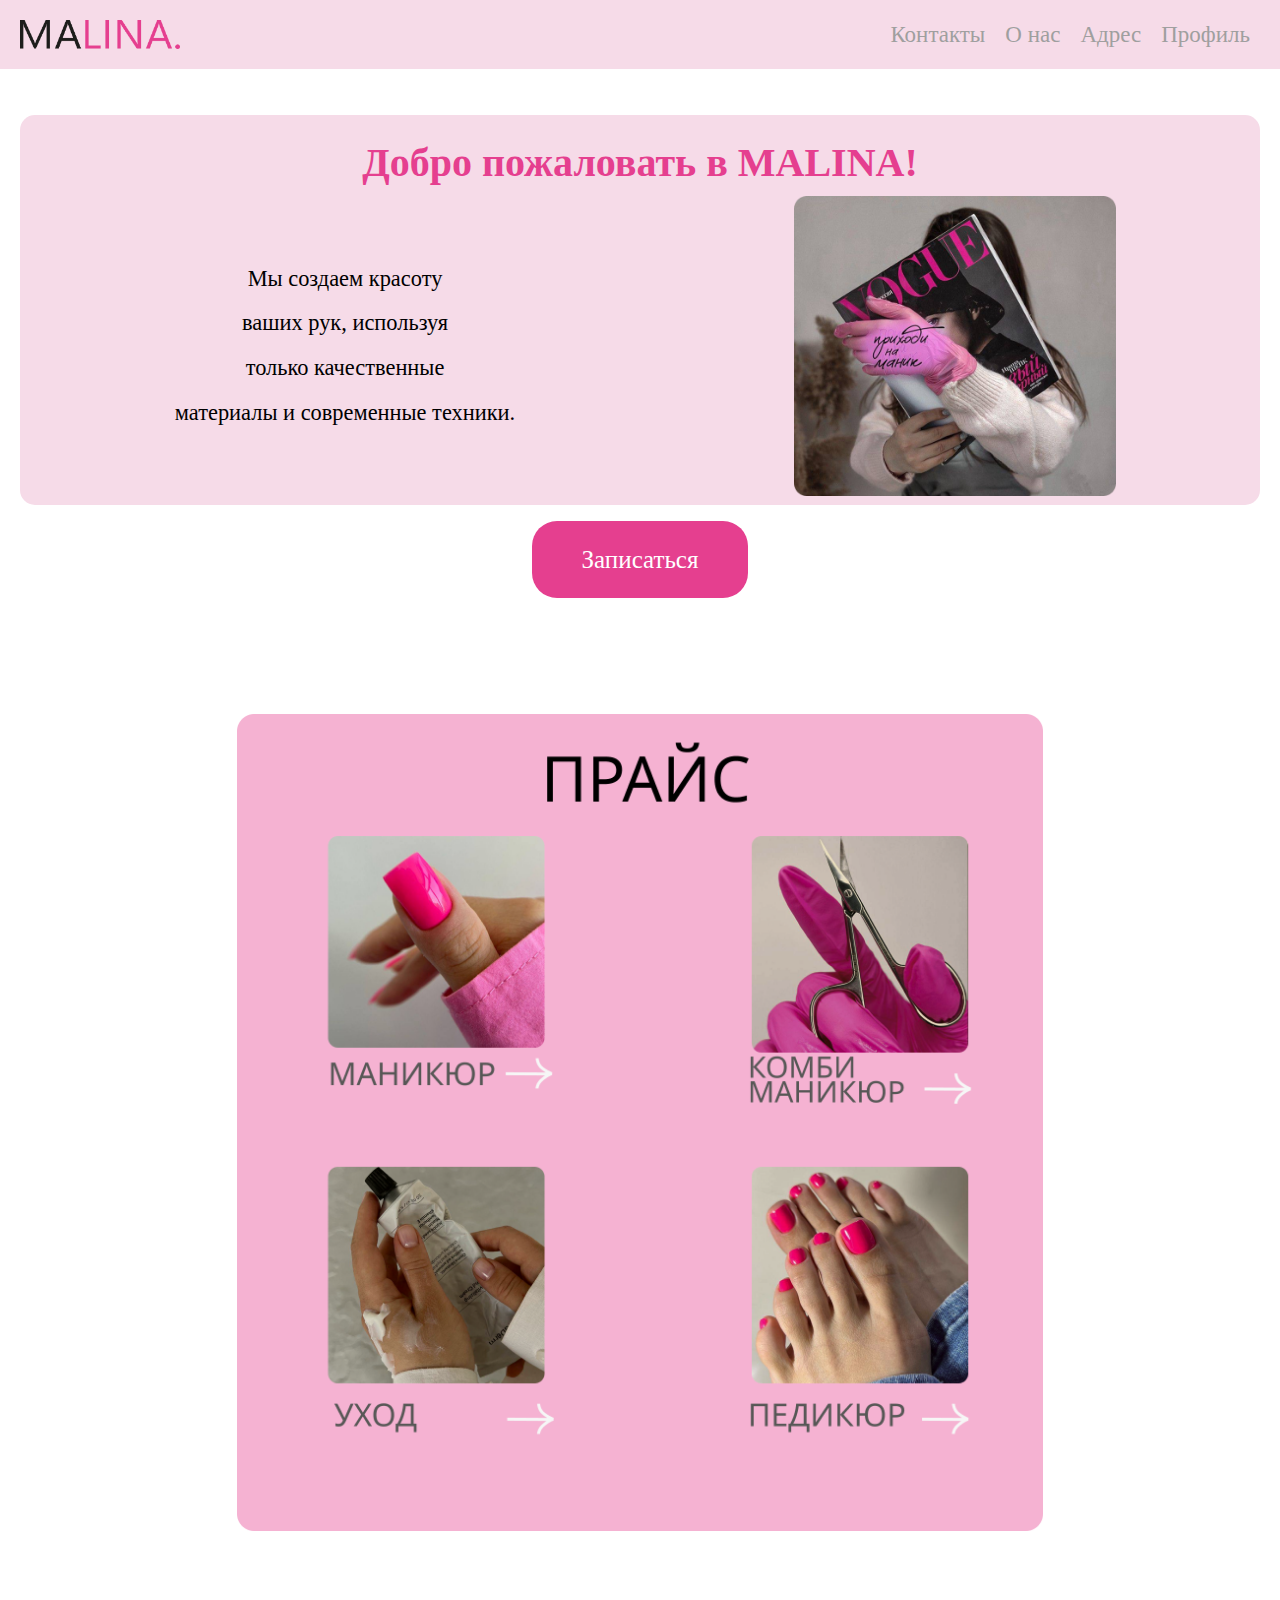
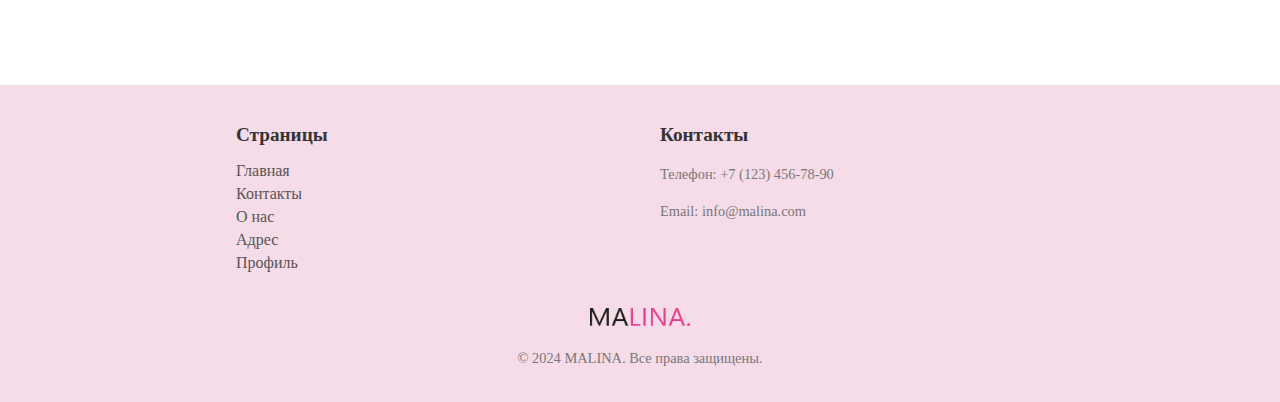
<file: index.html>
<!DOCTYPE html>
<html lang="ru">
<head>
    <meta charset="UTF-8">
    <meta name="viewport" content="width=device-width, initial-scale=1.0">
    <link rel="stylesheet" href="style.css">
    <title>MALINA - Салон ногтевого сервиса</title>
</head>
<body>
    <header>
        <div class="logo">
            <img src="MALINA.png" alt="MALINA">
        </div>
        <nav>
            <a href="contacts.htm">Контакты</a>
            <a href="about.htm">О нас</a>
            <a href="address.htm">Адрес</a>
 <a href="profile.htm">Профиль</a>
        </nav>
    </header>

    <main>
        <section class="hero">
            <h2>Добро пожаловать в MALINA!</h2>
            <div class="hero-content">
                <div class="hero-text">
                    <p>Мы создаем красоту<br>
                       ваших рук, используя<br>
                       только качественные<br>
                       материалы и современные техники.</p>
                </div>
                <div class="hero-image">
                    <img src="image 1.png" alt="Пример маникюра">
                </div>
            </div>
            <a href="registration.htm" class="button">Записаться</a>
        </section>

        <section class="main-image">
            <img src="price.png" alt="Большое изображение салона">
        </section>

    </main>

    <footer class="site-footer">
    <div class="footer-container">
        <div class="footer-column">
<h3>Страницы</h3>
            <ul>
                <li><a href="index.htm">Главная</a></li>
                <li><a href="contacts.htm">Контакты</a></li>
                <li><a href="about.htm">О нас</a></li>
                <li><a href="address.htm">Адрес</a></li>
                <li><a href="profile.php">Профиль</a></li>
            </ul>
        </div>
        <div class="footer-column">
            <h3>Контакты</h3>
            <p>Телефон: +7 (123) 456-78-90</p>
            <p>Email: info@malina.com</p>
        </div>
    </div>
    <div class="footer-logo">
        <img src="MALINA.png" alt="Логотип MALINA">
    </div>
    <p>&copy; 2024 MALINA. Все права защищены.</p>
</footer>

</body>
</html>
</file>
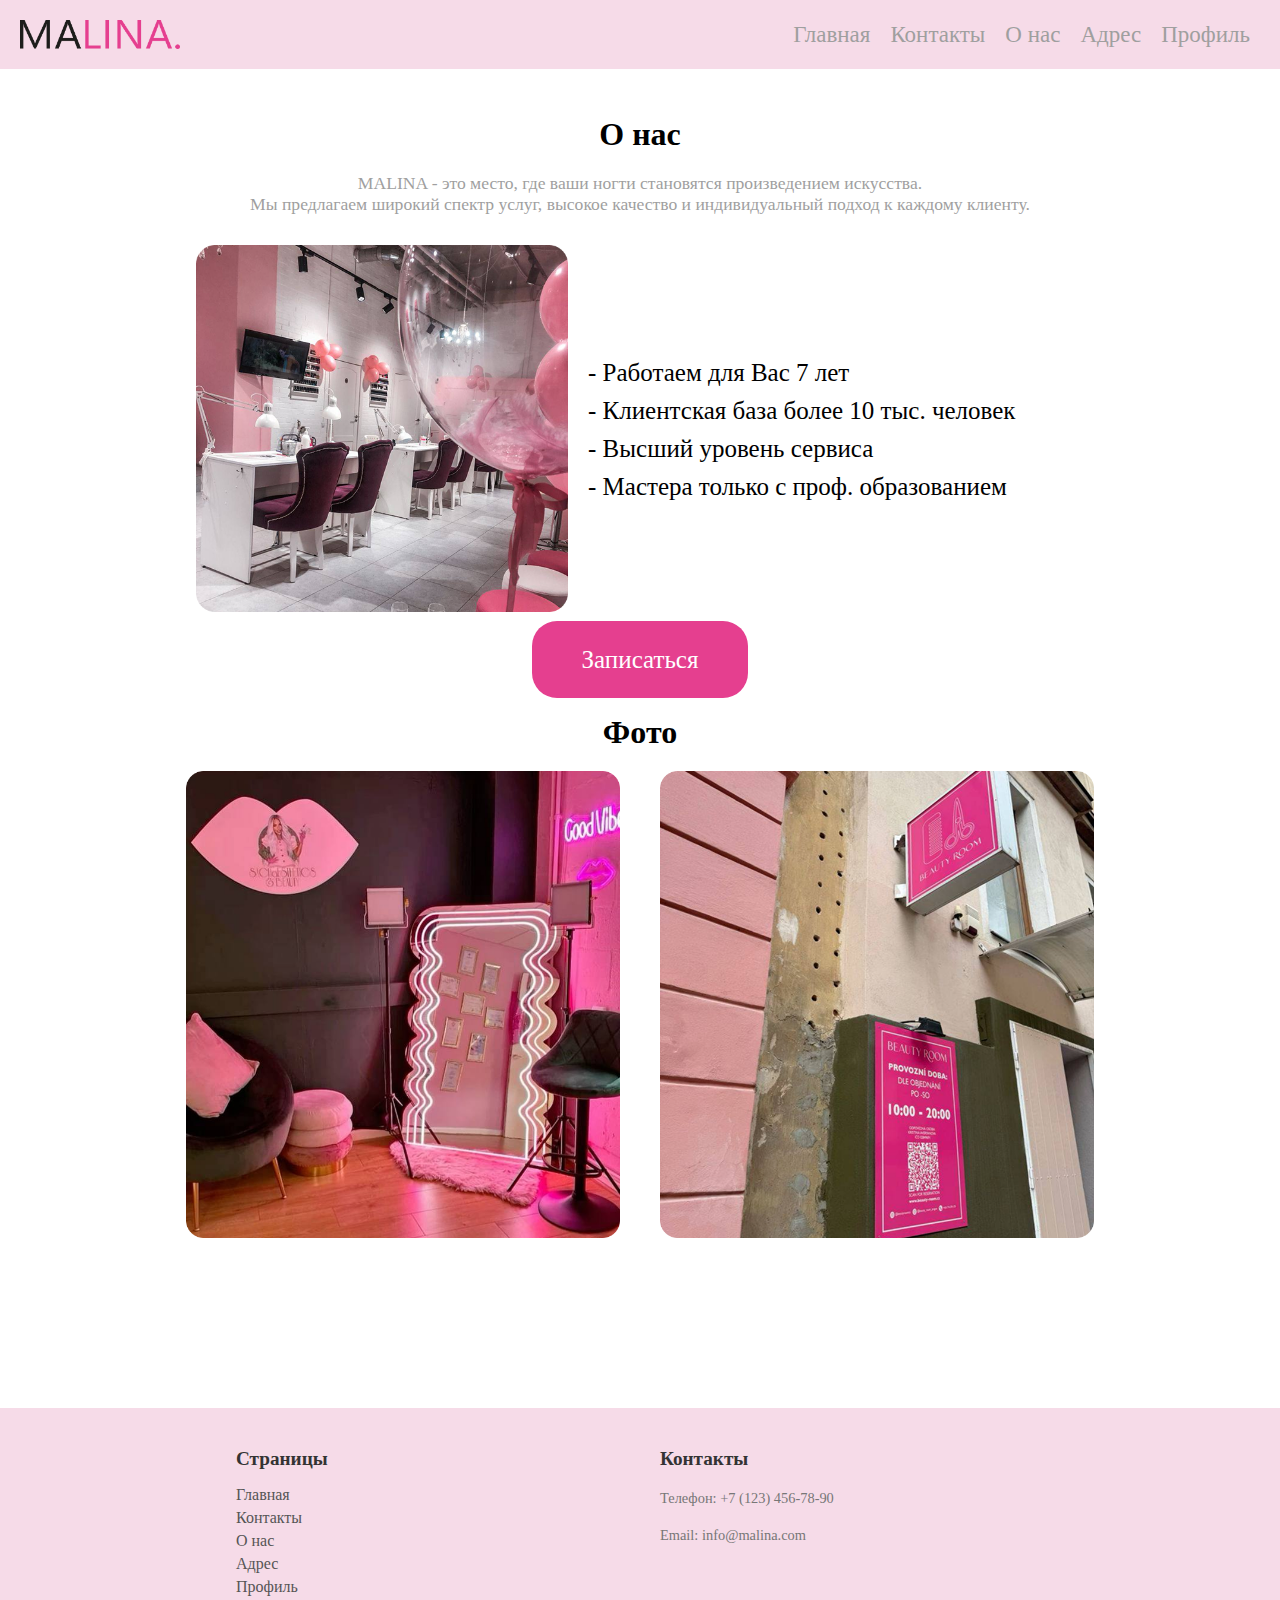
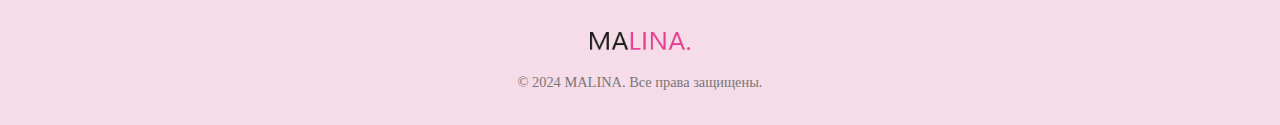
<file: about.htm>
﻿<!DOCTYPE html>
<html lang="ru">
<head>
    <meta charset="UTF-8">
    <meta name="viewport" content="width=device-width, initial-scale=1.0">
    <link rel="stylesheet" href="style.css">
    <title>О нас - MALINA</title>
</head>
<body>
    <header>
        <div class="logo">
            <img src="MALINA.png" alt="MALINA">
        </div>

        <nav>
            <a href="index.html">Главная</a>
            <a href="contacts.htm">Контакты</a>
            <a href="about.htm">О нас</a>
            <a href="address.htm">Адрес</a>
<a href="profile.htm">Профиль</a>
        </nav>
    </header>

    
    <main>
       <section class="about-us">
            <h2 class="about-title">О нас</h2>
            <p class="about-description">MALINA - это место, где ваши ногти становятся произведением искусства.<br>Мы предлагаем широкий спектр услуг, высокое качество и индивидуальный подход к каждому клиенту.</p>
            <div class="about-content">
                <div class="about-image">
                    <img src="image 2.png" alt="Изображение о нас">
                </div>
                <div class="about-text">
                    <ul>
                        <li>- Работаем для Вас 7 лет</li>
                        <li>- Клиентская база более 10 тыс. человек</li>
                        <li>- Высший уровень сервиса</li>
                        <li>- Мастера только с проф. образованием</li>
                    </ul>
                </div>
            </div>
<div class="about-button"> 
                <a href="registration.htm" class="button">Записаться</a>
            </div>
<h2 class="about-photos-title">Фото</h2>

            <div class="about-photos">
                <img src="image 4.png" alt="Фото 1">
                <img src="image 5.png" alt="Фото 2">
            </div>
        </section>
    </main>
        </section>
    </main>

  <footer class="site-footer">
    <div class="footer-container">
        <div class="footer-column">
<h3>Страницы</h3>
            <ul>
                <li><a href="index.htm">Главная</a></li>
                <li><a href="contacts.htm">Контакты</a></li>
                <li><a href="about.htm">О нас</a></li>
                <li><a href="address.htm">Адрес</a></li>
                <li><a href="profile.htm">Профиль</a></li>
            </ul>
        </div>
        <div class="footer-column">
            <h3>Контакты</h3>
            <p>Телефон: +7 (123) 456-78-90</p>
            <p>Email: info@malina.com</p>
        </div>
    </div>
    <div class="footer-logo">
        <img src="MALINA.png" alt="Логотип MALINA">
    </div>
    <p>&copy; 2024 MALINA. Все права защищены.</p>
</footer>


</body>
</html>
</file>
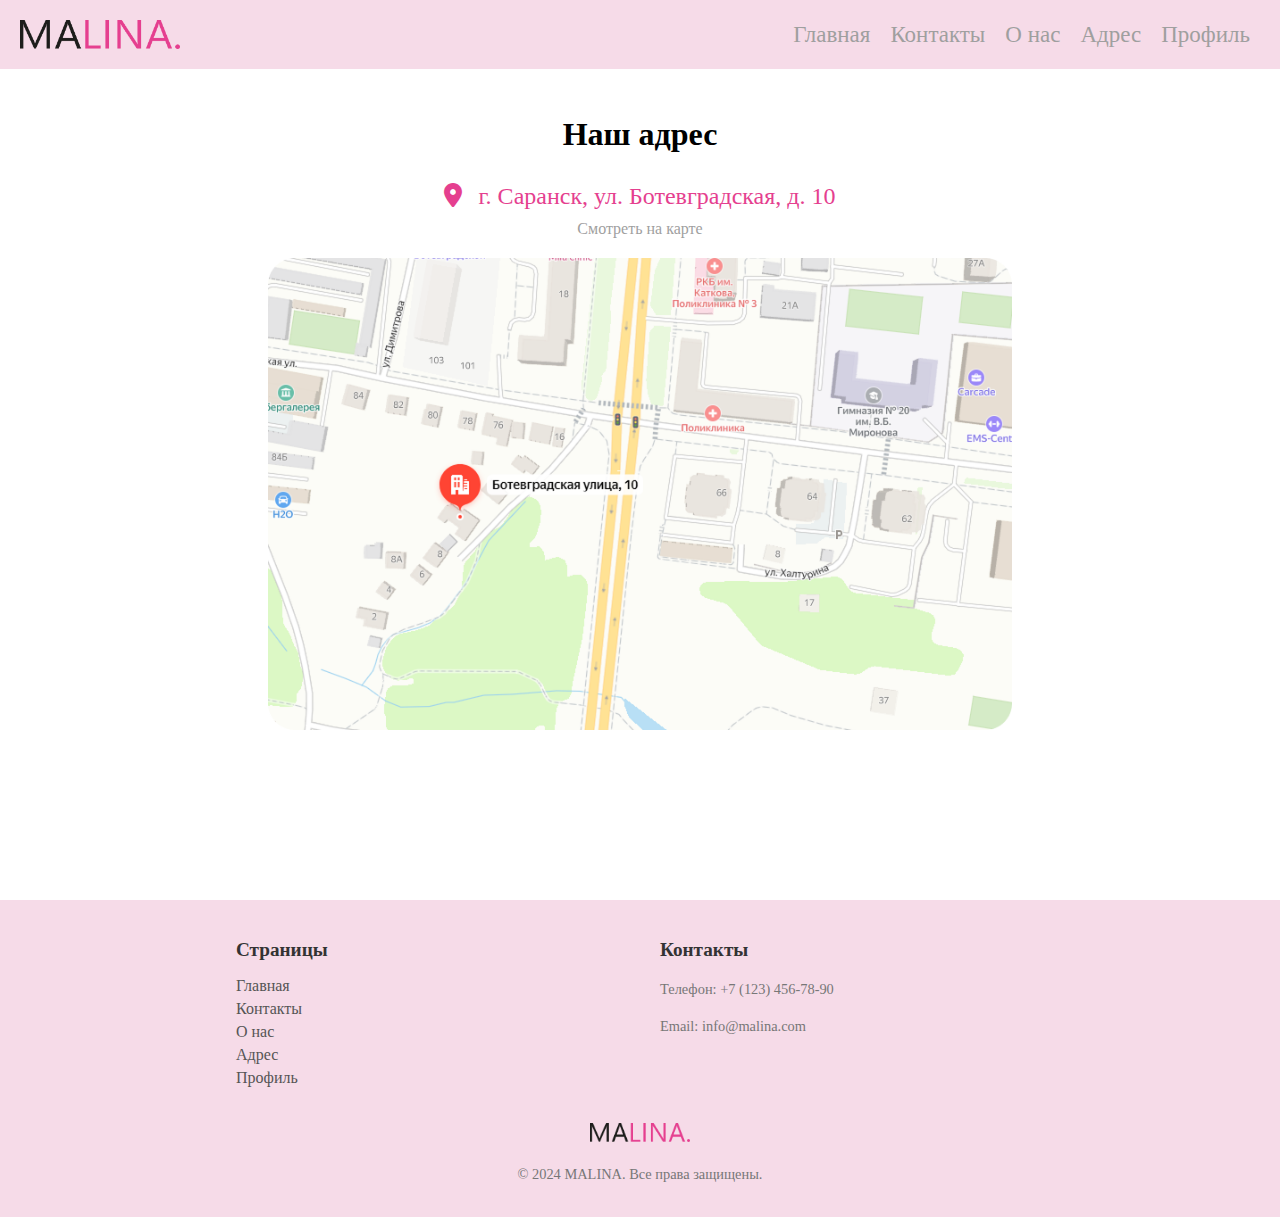
<file: address.htm>
﻿<!DOCTYPE html>
<html lang="ru">
<head>
    <meta charset="UTF-8">
    <meta name="viewport" content="width=device-width, initial-scale=1.0">
    <link rel="stylesheet" href="https://cdnjs.cloudflare.com/ajax/libs/font-awesome/6.0.0/css/all.min.css" integrity="sha512-9usAa10IRO0HhonpyAIVpjrylPvoDwiPUiKdWk5t3PyolY1cOd4DSE0Ga+ri4AuTroPR5aQvXU9xC6qOPnzFeg==" crossorigin="anonymous" referrerpolicy="no-referrer" />
<link rel="stylesheet" href="style.css">
    <title>Адрес - MALINA</title>
</head>
<body>
    <header>
       <div class="logo">
            <img src="MALINA.png" alt="MALINA">
        </div>

        <nav>
            <a href="index.html">Главная</a>
            <a href="contacts.htm">Контакты</a>
            <a href="about.htm">О нас</a>
            <a href="address.htm">Адрес</a>
<a href="profile.htm">Профиль</a>
        </nav>
    </header>

   <main>
        <section class="address">
            <h2 class="address-title">Наш адрес</h2>
            <p class="address-text"><i class="fas fa-map-marker-alt"></i>  г. Саранск, ул. Ботевградская, д. 10</p>
<a href="#" class="map-link">Смотреть на карте</a>
            <div class="address-map">
                <img src="карта.png" alt="Карта">
            </div>
        </section>
    </main>

<footer class="site-footer">
    <div class="footer-container">
        <div class="footer-column">
<h3>Страницы</h3>
            <ul>
                <li><a href="index.htm">Главная</a></li>
                <li><a href="contacts.htm">Контакты</a></li>
                <li><a href="about.htm">О нас</a></li>
                <li><a href="address.htm">Адрес</a></li>
                <li><a href="profile.htm">Профиль</a></li>
            </ul>
        </div>
        <div class="footer-column">
            <h3>Контакты</h3>
            <p>Телефон: +7 (123) 456-78-90</p>
            <p>Email: info@malina.com</p>
        </div>
    </div>
    <div class="footer-logo">
        <img src="MALINA.png" alt="Логотип MALINA">
    </div>
    <p>&copy; 2024 MALINA. Все права защищены.</p>
</footer>
</body>
</html>
</file>
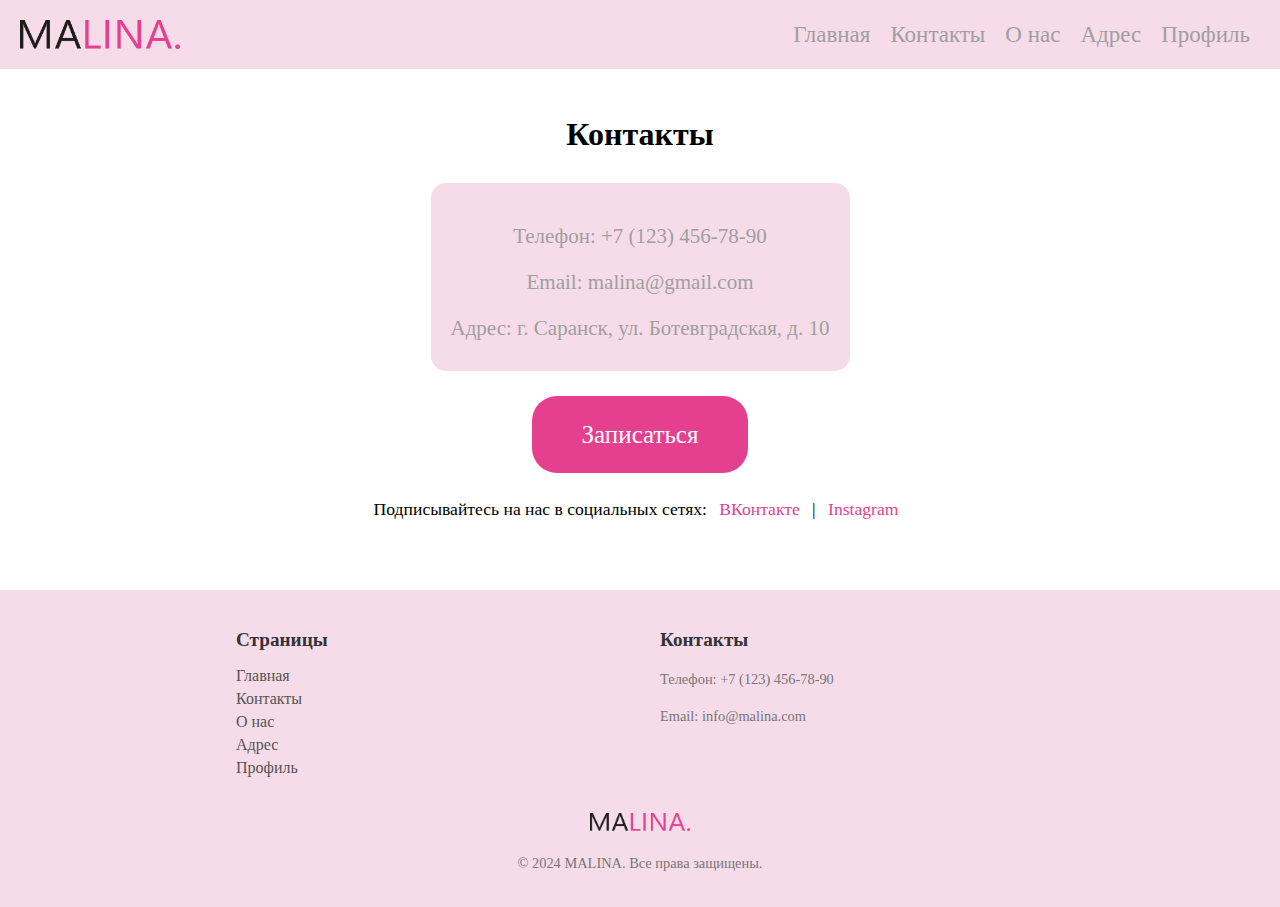
<file: contacts.htm>
﻿<!DOCTYPE html>
<html lang="ru">
<head>
    <meta charset="UTF-8">
    <meta name="viewport" content="width=device-width, initial-scale=1.0">
    <link rel="stylesheet" href="style.css">
    <title>Контакты - MALINA</title>
</head>
<body>
    <header>
        <div class="logo">
            <img src="MALINA.png" alt="MALINA">
        </div>

        <nav>
            <a href="index.html">Главная</a>
            <a href="contacts.htm">Контакты</a>
            <a href="about.htm">О нас</a>
            <a href="address.htm">Адрес</a>
<a href="profile.htm">Профиль</a>
        </nav>
    </header>

    <main>
        <section class="contacts">
            <h2 class="contacts-title">Контакты</h2>
            <div class="contacts-container">
                <p>Телефон: +7 (123) 456-78-90</p>
                <p>Email: malina@gmail.com</p>
                <p>Адрес: г. Саранск, ул. Ботевградская, д. 10</p>
            </div>
            <div class="contacts-button">
                <a href="registration.htm" class="button">Записаться</a>
            </div>
<div class="social-links">
                Подписывайтесь на нас в социальных сетях:
                <a href="#" target="_blank">ВКонтакте</a> |
                <a href="#" target="_blank">Instagram</a>
            </div>
        </section>
    </main>

   <footer class="site-footer">
    <div class="footer-container">
        <div class="footer-column">
<h3>Страницы</h3>
            <ul>
                <li><a href="index.htm">Главная</a></li>
                <li><a href="contacts.htm">Контакты</a></li>
                <li><a href="about.htm">О нас</a></li>
                <li><a href="address.htm">Адрес</a></li>
                <li><a href="profile.htm">Профиль</a></li>
            </ul>
        </div>
        <div class="footer-column">
            <h3>Контакты</h3>
            <p>Телефон: +7 (123) 456-78-90</p>
            <p>Email: info@malina.com</p>
        </div>
    </div>
    <div class="footer-logo">
        <img src="MALINA.png" alt="Логотип MALINA">
    </div>
    <p>&copy; 2024 MALINA. Все права защищены.</p>
</footer>

</body>
</html>
</file>
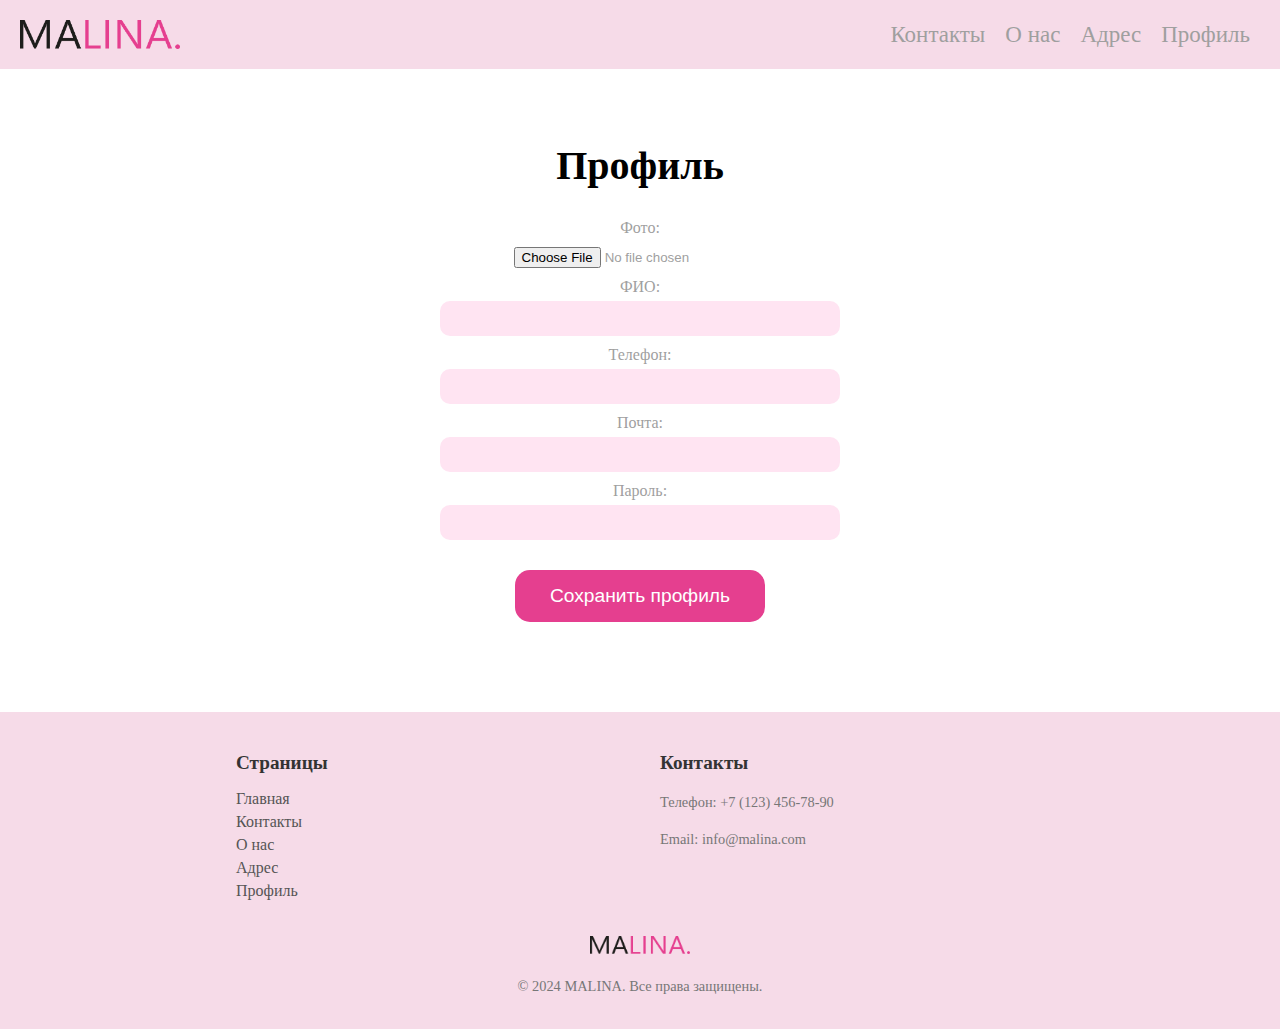
<file: profile.htm>
﻿
<!DOCTYPE html>
<html lang="ru">
<head>
    <meta charset="UTF-8">
    <meta name="viewport" content="width=device-width, initial-scale=1.0">
    <link rel="stylesheet" href="style.css">
    <title>MALINA - Салон ногтевого сервиса</title>
</head>
<body>
    <header>
        <div class="logo">
            <img src="MALINA.png" alt="MALINA">
        </div>
        <nav>
            <a href="contacts.htm">Контакты</a>
            <a href="about.htm">О нас</a>
            <a href="address.htm">Адрес</a>
 <a href="profile.htm">Профиль</a>

        </nav>
    </header>
    <main>
       <section class="profile">
    <h2 class="profile-title">Профиль</h2>
    <form action="process_profile.php" method="post" enctype="multipart/form-data">  <!--  Не забудьте enctype для загрузки файлов -->
        <div class="form-group">
            <label for="avatar">Фото:</label>
            <input type="file" id="avatar" name="avatar" accept="image/*">
        </div>
        <div class="form-group">
            <label for="fio">ФИО:</label>
            <input type="text" id="fio" name="fio" required>
        </div>
        <div class="form-group">
            <label for="phone">Телефон:</label>
            <input type="tel" id="phone" name="phone" required>
        </div>
        <div class="form-group">
            <label for="email">Почта:</label>
            <input type="email" id="email" name="email" required>
        </div>
        <div class="form-group">
            <label for="password">Пароль:</label>
            <input type="password" id="password" name="password" required>
        </div>
        <input type="submit" value="Сохранить профиль">
    </form>
</section>
    </main>
   <footer class="site-footer">
    <div class="footer-container">
        <div class="footer-column">
<h3>Страницы</h3>
            <ul>
                <li><a href="index.htm">Главная</a></li>
                <li><a href="contacts.htm">Контакты</a></li>
                <li><a href="about.htm">О нас</a></li>
                <li><a href="address.htm">Адрес</a></li>
                <li><a href="profile.htm">Профиль</a></li>
            </ul>
        </div>
        <div class="footer-column">
            <h3>Контакты</h3>
            <p>Телефон: +7 (123) 456-78-90</p>
            <p>Email: info@malina.com</p>
        </div>
    </div>
    <div class="footer-logo">
        <img src="MALINA.png" alt="Логотип MALINA">
    </div>
    <p>&copy; 2024 MALINA. Все права защищены.</p>
</footer>


</body>
</html>
</file>
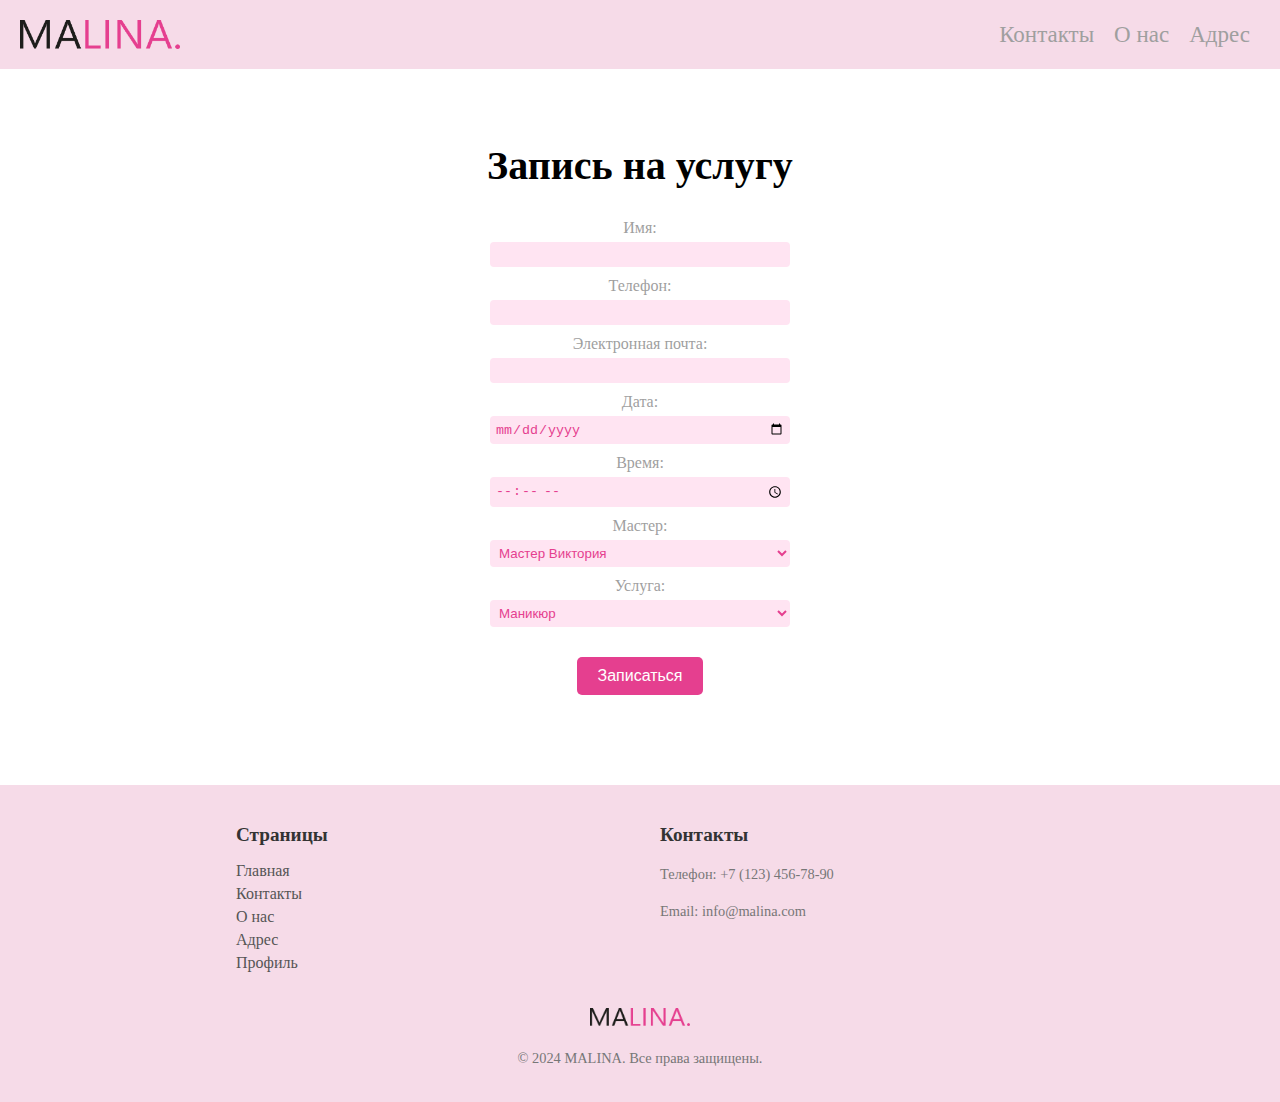
<file: registration.htm>
<!DOCTYPE html>
<html lang="ru">
<head>
    <meta charset="UTF-8">
    <meta name="viewport" content="width=device-width, initial-scale=1.0">
    <link rel="stylesheet" href="style.css">
    <title>MALINA - Салон ногтевого сервиса</title>
</head>
<body>
    <header>
        <div class="logo">
            <img src="MALINA.png" alt="MALINA">
        </div>
        <nav>
            <a href="contacts.htm">Контакты</a>
            <a href="about.htm">О нас</a>
            <a href="address.htm">Адрес</a>

        </nav>
    </header>
    <main>
        <section class="registration">
            <h2 class="registration-title">Запись на услугу</h2>
            <form action="#" method="post">
                <div class="form-group">
                    <label for="name">Имя:</label>
                    <input type="text" id="name" name="name" required>
                </div>
                <div class="form-group">
                    <label for="phone">Телефон:</label>
                    <input type="tel" id="phone" name="phone" required>
                </div>
                <div class="form-group">
                    <label for="email">Электронная почта:</label>
                    <input type="email" id="email" name="email" required>
                </div>
                <div class="form-group">
                    <label for="date">Дата:</label>
                    <input type="date" id="date" name="date" required>
                </div>
                <div class="form-group">
                    <label for="time">Время:</label>
                    <input type="time" id="time" name="time" required>
                </div>
                <div class="form-group">
                    <label for="master">Мастер:</label>
                    <select id="master" name="master">
                        <option value="master1">Мастер Виктория</option>
                        <option value="master2">Мастер Екатерина</option>
                        <option value="master3">Мастер Ольга</option>
                        <option value="master4">Мастер Светлана</option>
                    </select>
                </div>
                <div class="form-group">
                    <label for="service">Услуга:</label>
                    <select id="service" name="service">
                        <option value="manicure">Маникюр</option>
                        <option value="pedicure">Педикюр</option>
                        <option value="nail_art">Наращивание ногтей</option>
                    </select>
                </div>
                <input type="submit" value="Записаться">
            </form>
        </section>
    </main>
   <footer class="site-footer">
    <div class="footer-container">
        <div class="footer-column">
<h3>Страницы</h3>
            <ul>
                <li><a href="index.htm">Главная</a></li>
                <li><a href="contacts.htm">Контакты</a></li>
                <li><a href="about.htm">О нас</a></li>
                <li><a href="address.htm">Адрес</a></li>
                <li><a href="profile.htm">Профиль</a></li>
            </ul>
        </div>
        <div class="footer-column">
            <h3>Контакты</h3>
            <p>Телефон: +7 (123) 456-78-90</p>
            <p>Email: info@malina.com</p>
        </div>
    </div>
    <div class="footer-logo">
        <img src="MALINA.png" alt="Логотип MALINA">
    </div>
    <p>&copy; 2024 MALINA. Все права защищены.</p>
</footer>


</body>
</html>
</file>
<file: style.css>
body {
    font-family: 'century gothic', serif;
    margin: 0;
    background-color: #FFFFFF; 
    color: #9F9F9F; 
}

header {
    background-color: #F6DBE8; 
    padding: 20px;
    display: flex; 
    justify-content: space-between; 
    align-items: center; 
}

p, div, span, a, li, ul, ol, table, tr, td, th { 
   font-family: 'century gothic', serif;
}

.logo {
    display: flex;
    align-items: center;
}

.logo img {
    width: 160px; 
    margin-right: 10px;
}

.logo h1 {
    color: #E53F8F; 
    margin: 0;
}

nav {
    display: flex; 
    justify-content: center;
    align-items: center;
}

nav a {
    color: #9F9F9F; 
    text-decoration: none;
margin: 0 10px;
font-size: 23px;
}

nav a:hover {
    color: #E53F8F; 
}

main {
    padding: 20px;
}

.hero {
    text-align: center;
    padding: 50px 0;
margin-bottom: 90px;
}

.hero h2 {
    color: #E53F8F; /* E53F8F */
    margin: 0;
}

.hero-content {
    display: flex;
    align-items: center; /* Выравнивание по вертикали */
    justify-content: center; /* Выравнивание по горизонтали */
    margin-bottom: 50px; /* Отступ перед кнопкой */
    position: relative; /* Чтобы подложка была относительно этого блока */
}

.hero-text {
    flex: 1; /* Занимает доступное место слева */
    text-align: left; /* Выравнивание текста слева */
    padding-right: 20px; /* Отступ между текстом и изображением */
}


.hero-image img {
    max-width: 100%; /* Адаптивность изображения */
    height: auto;
    max-height: 300px; /* Ограничение высоты изображения */
    display: block; /* Убирает отступ снизу */
    margin: 0 auto; /* Центрирование по горизонтали */

}

.hero h2 {
    color: #E53F8F;
    font-size: 2.5em; /* Увеличен размер текста */
    margin-bottom: 10px; /* Добавлен отступ снизу */
}

.hero-text p {
    color: #000000; /* Черный цвет текста */
    font-size: 1.4em;
    line-height: 2;
    text-align: center; 
    max-width: 110%;  /* Задайте максимальную ширину */
padding-left: 40px;
}

.hero-image {
  flex: 1;
  text-align: center;
  margin-left: auto; /* добавляем автоматический левый отступ */
}

.hero-content::before {
    content: "";
    position: absolute;
    bottom: -9px; /* Смещение подложки вниз */
    left: 0;
    width: 100%;
    height: 390px; /* Высота подложки */
    background-color: #F6DBE8; 
    z-index: -1; /* Размещение под текстом и картинкой */
border-radius: 15px;
}

.button {
    background-color: #E53F8F;
    color: #FFFFFF;
    padding: 25px 50px; /* Увеличен размер кнопки */
    font-size: 25px; /* Увеличен размер шрифта */
    text-decoration: none;
    border-radius: 25px; /* Сделана более круглой */
    border: none; /* Убрана обводка (если есть) */
    cursor: pointer; /* Изменен курсор при наведении */
    transition: background-color 0.3s ease; 
}

.button:hover {
    background-color: #9F9F9F;
}

.main-image {
    text-align: center; /* Выравнивание по центру */
    margin-top: 40px; /* Отступ сверху */
margin-bottom: 80px;
}

.main-image img {
    max-width: 65%; /* Адаптивность изображения */
    height: auto;
    margin: 0 auto; /* Центрирование изображения */
}

.registration-form form {
    display: flex;
    flex-direction: column;
    width: 300px;
}

.registration-form label {
    margin-top: 10px;
}

.registration-form input,
.registration-form select {
    padding: 5px;
    margin-bottom: 10px;
    border: 1px solid #9F9F9F; 
    border-radius: 5px;
}

.registration-form button {
    background-color: #E53F8F; 
    color: #FFFFFF; 
    padding: 10px 20px;
    border: none;
    border-radius: 5px;
    cursor: pointer;
}

.registration-form button:hover {
    background-color: #9F9F9F; 
}

footer {
    background-color: #F6DBE8; 
    text-align: center;
    padding: 10px;
    position: fixed; 
    bottom: 0; 
    width: 100%; 
}

.about-title {
    color: #000000; /* Черный цвет */
    font-size: 2em; /* Увеличенный размер */
    text-align: center; /* По центру */
    margin-bottom: 20px;
}

.about-description {
    text-align: center; /* Выравнивание текста описания по центру */
    color: #9F9F9F;;     font-size: 1.1em;
    margin-bottom: 30px; /* Отступ перед картинкой и текстом */
    padding: 0 20px; /* Добавим отступ справа и слева, чтобы текст не прилипал к краям */
}

.about-content {
    display: flex; /* Используем flexbox для расположения картинки и текста */
    align-items: center; /* Выравнивание по вертикали */
justify-content: center;
    margin-top: 20px;
}

.about-image {
    width: 30%; /* Занимает 30% ширины */
    margin-right: 20px;
text-align: right; 
}

.about-image img {
    max-width: 100%; /* Адаптивность картинки */
    height: auto; 
margin: 0 auto;
}

.about-text {
    width: 40%; /* Занимает 60% ширины */
}

.about-text ul {
    list-style: none; 
    padding: 0;
text-align: left;
}

.about-text li {
    color: #000000; /* Черный цвет */
    margin-bottom: 10px;
    font-size: 25px; /* Увеличенный размер текста пунктов */
}

.about-button {
    text-align: center; /* Центрируем кнопку */
    margin-top: 30px; /* Добавляем отступ сверху */
}

.about-photos-title {
    color: #000000;
    font-size: 2em;
    text-align: center;
    margin-top: 40px; /* Отступ от кнопки */
    margin-bottom: 20px;
}

.about-photos {
    display: flex;
    justify-content: center; /* Центрирование картинок */
    align-items: center;
    margin-bottom: 100px; /* Увеличен отступ перед подвалом */
}

.about-photos img {
    max-width: 35%; /* Уменьшен размер картинок */
    height: auto;
    margin: 0 20px; /* Увеличен отступ между картинками */
    display: block; /* Убирает лишний отступ снизу */
}



.contacts {
    text-align: center; 
}

.contacts-title {
    color: #000000; 
    font-size: 2em;
    margin-bottom: 30px;
}

.contacts-container {
    background-color: #F6DBE8; 
    border-radius: 15px; 
    padding: 20px;
    display: inline-block; 
text-align: center; 
    margin-bottom: 30px;
}

.contacts-container p {
    margin-bottom: 10px;
    color: #9F9F9F;
font-size: 21px;
}

.contacts-button {
    margin-top: 20px;
}

.social-links {
    margin-top: 50px;
    font-size: 1.1em;
    color: #000000; /* Серый цвет текста */
}

.social-links a {
    color: #E53F8F; 
    text-decoration: none; 
    margin: 0 8px; /* Отступ между ссылками */
}

.social-links a:hover {
    text-decoration: underline; 
}

.address {
    text-align: center; 
margin-bottom: 100px;
}

.address-title {
    color: #000000; 
    font-size: 2em;
    margin-bottom: 30px;
}

.address-text {
    color: #E53F8F; 
    font-size: 1.5em;
    margin-bottom: 10px;
}

.address-text i {
    margin-right: 10px; 
}

.map-link {
    display: block; 
    color: #9F9F9F; 
    text-decoration: none; 
    margin-bottom: 20px; /* Отступ перед картинкой */
}

.map-link:hover {
    text-decoration: underline; /* Подчеркивание при наведении */
}

.address-map {
    margin-top: 20px;
}

.address-map img {
    max-width: 60%; 
    height: auto;
    display: block; 
    margin: 0 auto; 
}


.registration {
    text-align: center;
    padding: 20px;
}

.registration-title {
    color: #000000;
    font-size: 2.5em;
    margin-bottom: 30px;
}

.registration form {
    display: flex;
    flex-direction: column;
    align-items: center;
    width: 70%; 
    margin: 0 auto; 
}

.form-group {
    display: flex;
    align-items: center;
    margin-bottom: 10px;
    width: 100%;
flex-direction: column;
}

.registration label {
    width: auto; 
    margin-right: 0px;
text-align: center;
margin-bottom: 5px;

}

.registration input[type="text"],
.registration input[type="tel"],
.registration input[type="email"],
.registration input[type="date"],
.registration input[type="time"],
.registration select {
    width: 300px; /* Увеличиваем ширину полей */
    padding: 5px;
    border: none; /* Убираем границу */
    border-radius: 4px;
    box-sizing: border-box;
    background-color: #ffe4f2; /* Розовый цвет фона */
    color:#E53F8F
}

.registration input[type="submit"] {
    background-color: #E53F8F;
    color: #FFFFFF;
    padding: 10px 20px;
    text-decoration: none;
    border-radius: 5px;
    border: none;
    cursor: pointer;
    font-size: 1em;
    margin-top: 20px;
    align-self: center;
}

.registration input[type="submit"]:hover {
    background-color: #9F9F9F;
}

.profile {
    text-align: center; 
    padding: 20px;
}

.profile-title {
    color: #000000; /* Черный цвет */
    font-size: 2.5em; /* Увеличенный размер */
    margin-bottom: 30px;
}

.profile form {
    display: flex; /* Используем flexbox */
    flex-direction: column; /* Располагаем элементы формы в колонку */
    align-items: center; /* Выравниваем элементы по центру */
    width: 70%; /* Ширина формы */
    margin: 0 auto; /* Центрируем форму по горизонтали */
}

.form-group {
    display: flex; 
    flex-direction: column;
    align-items: center;
    margin-bottom: 10px;
    width: 100%;
}

.profile label {
    width: auto; /* Убираем фиксированную ширину */
    text-align: center; /* Выравниваем текст label по центру */
    margin-right: 0; /* Убираем отступ справа */
    margin-bottom: 5px; /* Небольшой отступ, чтобы отделить label от input */
}

.profile input[type="text"],
.profile input[type="tel"],
.profile input[type="email"],
.profile input[type="password"],
.profile input[type="date"],
.profile input[type="time"],
.profile select {
    width: 400px;
    padding: 10px;
    border: none;
    border-radius: 10px;
    box-sizing: border-box;
    background-color: #ffe4f2;
    color: #E53F8F;
}

.profile input[type="file"] {
    margin-top: 5px;
}

.profile input[type="submit"] {
    background-color: #E53F8F;
    color: #FFFFFF;
    padding: 15px 30px;
    text-decoration: none;
    border-radius: 15px;
    border: none;
    cursor: pointer;
    font-size: 1.2em;
    margin-top: 20px;
    width: 250px;
}

.profile input[type="submit"]:hover {
    background-color: #9F9F9F;
}

.site-footer {
    background-color: #F6DBE8;
    padding: 20px 0;
    text-align: center;
    margin-top: 50px;
    position: relative; /* Важно: относительное позиционирование */
    bottom: 0;
    left: 0;
    width: 100%;
    /* display: none;  Скрываем подвал изначально */
}

/*
body:has(#content) {
    margin-bottom: 100px;
}
*/

.site-footer {
    background-color: #F6DBE8;
    padding: 20px 0;
    text-align: center;
    margin-top: 50px;
    position: relative;
    bottom: 0;
    left: 0;
    width: 100%;
}

.footer-container {
    display: flex;
    justify-content: center; 
    align-items: flex-start; 
    margin-bottom: 20px; 
}

.footer-column {
    width: 30%;
    text-align: left;
    margin: 0 20px;
}

.footer-column h3 {
    font-size: 1.2em;
    margin-bottom: 10px;
    color: #333;
}

.footer-column ul {
    list-style: none;
    padding: 0;
}

.footer-column li {
    margin-bottom: 5px;
}

.footer-column a {
    color: #555;
    text-decoration: none;
}

.footer-logo {
    text-align: center; 
}

.footer-logo img {
   max-width: 100px; 
    height: auto;
}

.site-footer p {
    margin-top: 20px;
    font-size: 0.9em;
    color: #777;
}
/* Дополнительные стили для адаптивности (по желанию) */
@media (max-width: 600px) {
    header {
        flex-direction: column;
        align-items: center;
    }

    nav {
        margin-top: 10px;
    }

    nav a {
        margin: 0 10px;
    }
}
</file>
